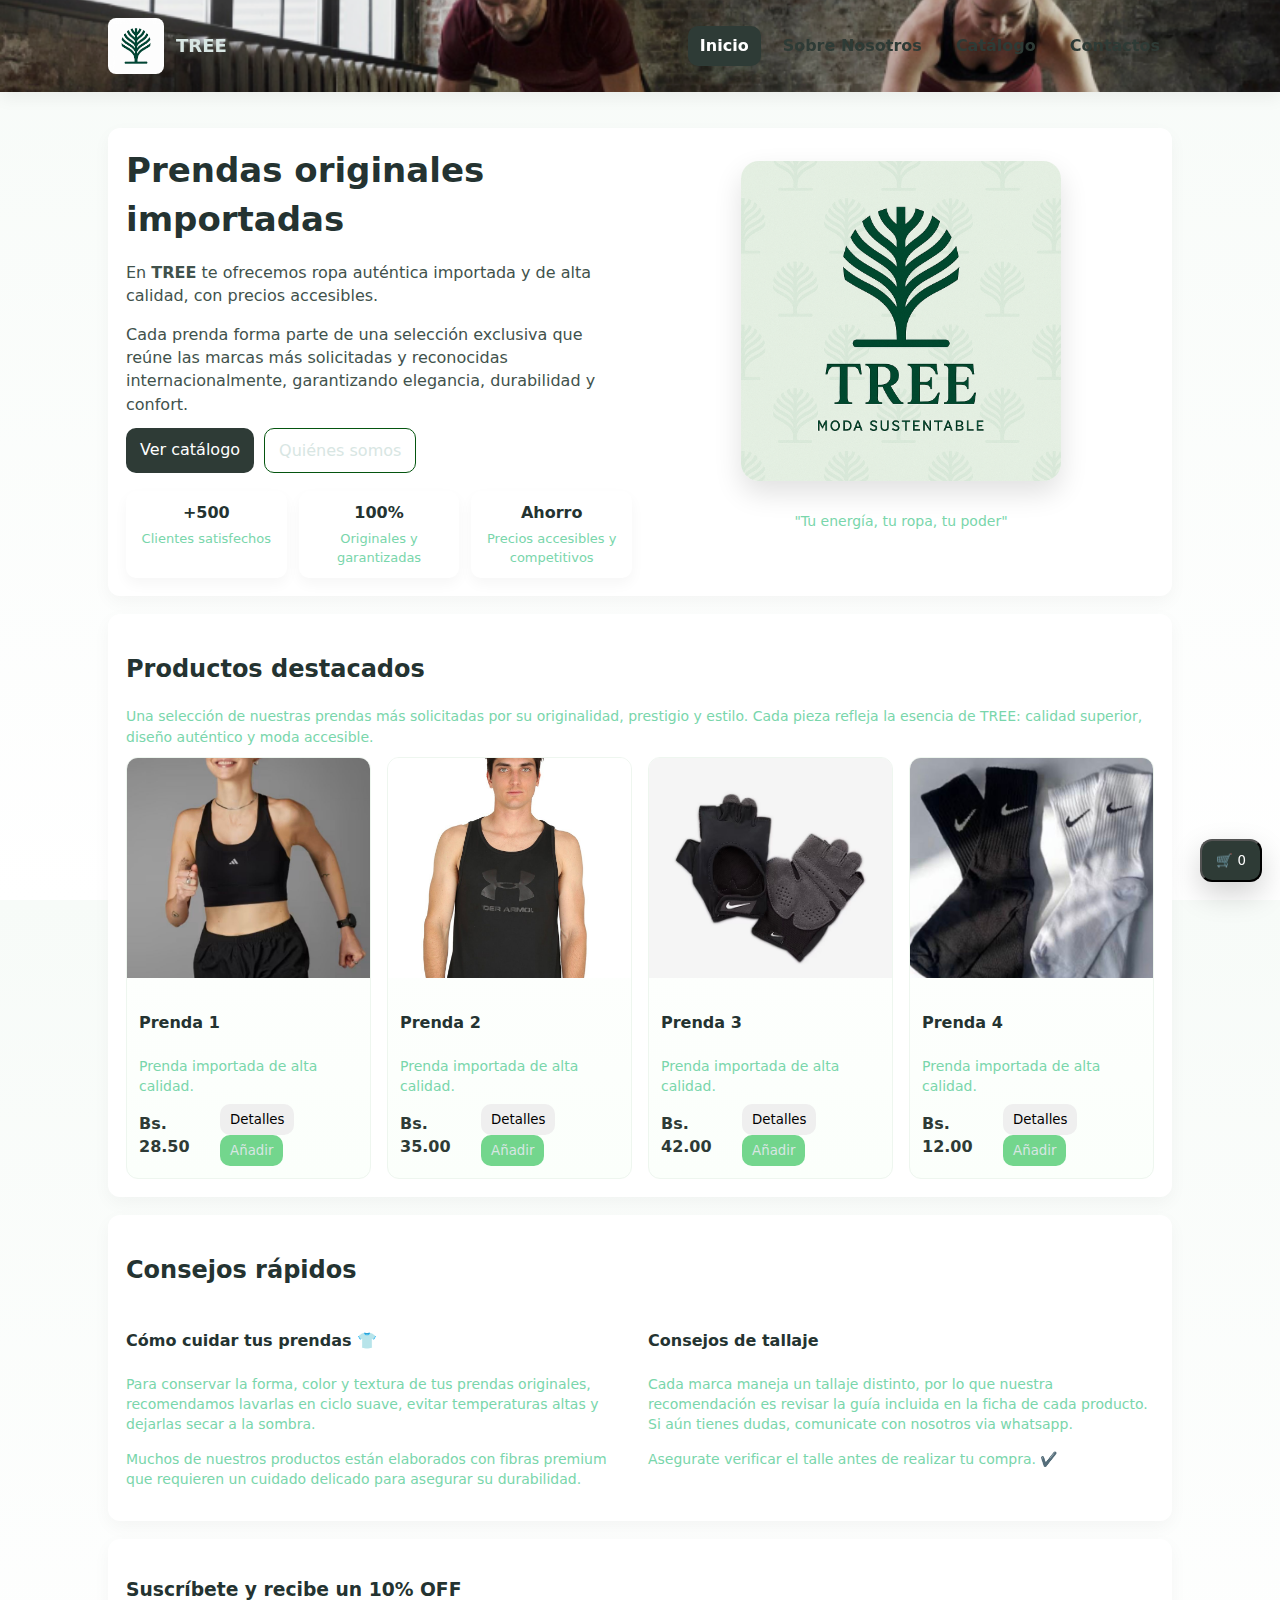
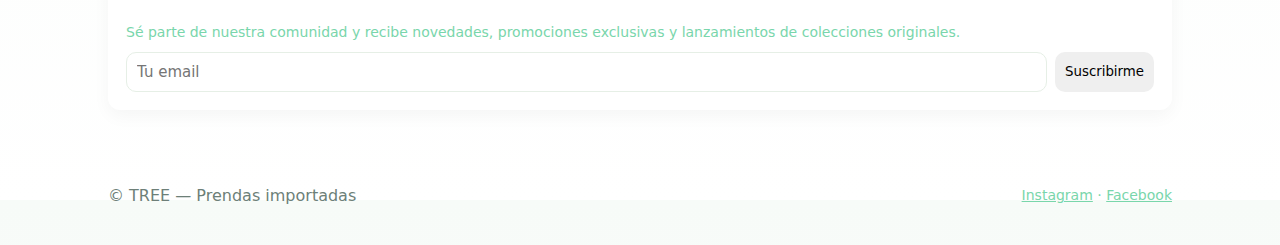
<file: index.html>
<!doctype html> <!-- Declara el tipo de documento HTML5 -->
<html lang="es"> <!-- Define que el idioma principal de la página es español -->
<head> <!-- Inicio del encabezado del documento -->
  <meta charset="utf-8" /> <!-- Configura la codificación de caracteres en UTF-8 -->
  <meta name="viewport" content="width=device-width,initial-scale=1" /> <!-- Ajusta la página para que sea responsive en móviles -->
  <title>TREE — Inicio</title> <!-- Título que se muestra en la pestaña del navegador -->
  <link rel="stylesheet" href="style.css"> <!-- Importa el archivo CSS principal -->
</head>
<body> <!-- Inicio del cuerpo de la página -->

  <header class="site-header header-bg"> <!-- Encabezado de la página con fondo personalizado -->
    <div class="nav container"> <!-- Contenedor principal del menú de navegación -->
      <a class="brand" href="index.html"> <!-- Logo y nombre que llevan al inicio -->
        <img src="logo.jpeg" alt="TREE logo"> <!-- Imagen del logo -->
        <span>TREE</span> <!-- Texto del nombre de la marca -->
      </a>

      <button id="navToggle" class="nav-toggle" aria-label="Abrir menú">☰</button> <!-- Botón para abrir/cerrar menú en móviles -->

      <nav id="mainNav" class="main-nav" aria-label="Menú principal"> <!-- Menú principal de navegación -->
        <a href="index.html" class="active">Inicio</a> <!-- Enlace a la página de inicio -->
        <a href="SobreNosotros.html">Sobre Nosotros</a> <!-- Enlace a la sección de información -->
        <a href="catalogo.html">Catálogo</a> <!-- Enlace al catálogo de productos -->
        <a href="contacto.html">Contactos</a> <!-- Enlace a la página de contacto -->
      </nav>
    </div>
  </header>

  <main class="container"> <!-- Contenedor principal del contenido de la página -->
    <section class="hero card hero-landing"> <!-- Sección principal tipo hero -->
      <div class="hero-left"> <!-- Columna izquierda del hero -->
        <h1>Prendas originales importadas</h1> <!-- Título principal del hero -->

        <p class="lead"> <!-- Texto introductorio destacado -->
          En <strong>TREE</strong> te ofrecemos ropa auténtica importada y de alta calidad,
          con precios accesibles.
        </p>
        <p class="lead"> <!-- Segundo párrafo informativo -->
          Cada prenda forma parte de una selección exclusiva que reúne las marcas más solicitadas y 
          reconocidas internacionalmente, garantizando elegancia, durabilidad y confort.
        </p>

        <div class="cta-row"> <!-- Contenedor de botones de acción -->
          <a class="cta" href="catalogo.html">Ver catálogo</a> <!-- Botón para ir al catálogo -->
          <a class="cta alt" href="SobreNosotros.html">Quiénes somos</a> <!-- Botón alternativo informativo -->
        </div>

        <div class="stats"> <!-- Bloque de estadísticas informativas -->
          <div><strong>+500</strong><span>Clientes satisfechos</span></div> <!-- Estadística 1 -->
          <div><strong>100%</strong><span>Originales y garantizadas</span></div> <!-- Estadística 2 -->
          <div><strong>Ahorro</strong><span>Precios accesibles y competitivos</span></div> <!-- Estadística 3 -->
        </div>
      </div>

      <div class="hero-right"> <!-- Columna derecha del hero -->
        <img src="po.png" alt="Paleta TREE"> <!-- Imagen decorativa principal -->

        <p class="small" style="max-width:300px;text-align:center;margin-top:12px;"> <!-- Frase motivacional -->
          "Tu energía, tu ropa, tu poder"
        </p>

        <div class="featured-swatch" aria-hidden="true"> <!-- Paleta de colores decorativa -->
          <div class="swatch" style="background:#123b33"></div> <!-- Color 1 -->
          <div class="swatch" style="background:#4a5d56"></div> <!-- Color 2 -->
          <div class="swatch" style="background:#a8c8b0"></div> <!-- Color 3 -->
          <div class="swatch" style="background:#cfe6d2"></div> <!-- Color 4 -->
        </div>
      </div>
    </section>

    <section class="card"> <!-- Sección de productos destacados -->
      <h2>Productos destacados</h2> <!-- Título de la sección -->
      <p class="small" style="margin-bottom:10px;"> <!-- Texto introductorio -->
        Una selección de nuestras prendas más solicitadas por su originalidad, prestigio y estilo. 
        Cada pieza refleja la esencia de TREE: calidad superior, diseño auténtico y moda accesible.
      </p>
      <div id="featured" class="grid featured-grid" aria-live="polite"></div> <!-- Contenedor donde JS insertará productos -->
    </section>

    <section class="card"> <!-- Sección de consejos -->
      <h2>Consejos rápidos</h2> <!-- Título de sección -->
      <div class="two-cols"> <!-- Contenedor de dos columnas -->

        <article> <!-- Primer artículo de consejos -->
          <h4>Cómo cuidar tus prendas 👕 </h4> <!-- Título del artículo -->
          <p class="small"> <!-- Texto explicativo -->
            Para conservar la forma, color y textura de tus prendas originales, recomendamos lavarlas en ciclo suave, 
            evitar temperaturas altas y dejarlas secar a la sombra. 
          </p>

          <p class="small"> <!-- Segundo párrafo explicativo -->
            Muchos de nuestros productos están elaborados con fibras premium que requieren un cuidado delicado para asegurar su durabilidad.
          </p>
        </article>

        <article> <!-- Segundo artículo de consejos -->
          <h4>Consejos de tallaje</h4> <!-- Título del artículo -->
          <p class="small"> <!-- Texto explicativo -->
            Cada marca maneja un tallaje distinto, por lo que nuestra recomendación es revisar la guía incluida en la ficha
            de cada producto. Si aún tienes dudas, comunicate con nosotros via whatsapp.
          </p>
          <p class="small"> <!-- Recomendación final -->
            Asegurate verificar el talle antes de realizar tu compra. ✔️
          </p>
        </article>

      </div>
    </section>

    <section class="card newsletter"> <!-- Sección de newsletter -->
      <h3>Suscríbete y recibe un 10% OFF</h3> <!-- Título promocional -->

      <p class="small" style="margin-bottom:10px;"> <!-- Texto descriptivo -->
        Sé parte de nuestra comunidad y recibe novedades, promociones exclusivas y lanzamientos
        de colecciones originales.
      </p>

      <form id="newsletterForm" class="newsletter-form"> <!-- Formulario de suscripción -->
        <input id="newsletterEmail" type="email" placeholder="Tu email" required> <!-- Campo de email -->
        <button class="btn" type="submit">Suscribirme</button> <!-- Botón para enviar el formulario -->
      </form>

      <div id="newsletterMsg" class="small muted" aria-live="polite"></div> <!-- Mensajes de respuesta del formulario -->
    </section>
  </main>

  <!--MODAL COMPLETO-->
  <div id="productModal" class="modal" style="display:none" aria-hidden="true"> <!-- Modal oculto para ver detalles de productos -->
    <div class="modal-inner" role="dialog" aria-modal="true"> <!-- Contenedor del contenido del modal -->
      <button class="modal-close" onclick="closeModal()" aria-label="Cerrar">✕</button> <!-- Botón para cerrar el modal -->
      <div id="modalContent"></div> <!-- Aquí se cargan los datos del producto seleccionado -->
    </div>
  </div>

  <footer class="site-footer"> <!-- Pie de página -->
    <div class="container footer-row"> <!-- Contenedor principal del footer -->
      <div>© TREE — Prendas importadas</div> <!-- Texto de derechos -->
      <div class="socials small"><a href="#">Instagram</a> · <a href="#">Facebook</a></div> <!-- Enlaces a redes -->
    </div>
  </footer>

  <button class="cart-btn" onclick="toggleCart()" aria-label="Abrir carrito"> <!-- Botón flotante del carrito -->
    🛒 <span id="cart-count">0</span> <!-- Cantidad de productos en el carrito -->
  </button>

  <div id="cartPanel" class="cart-panel" style="display:none" aria-live="polite"></div> <!-- Panel lateral del carrito -->

  <script src="app.js"></script> <!-- Archivo JS principal de la página -->
</body>
</html>
</file>
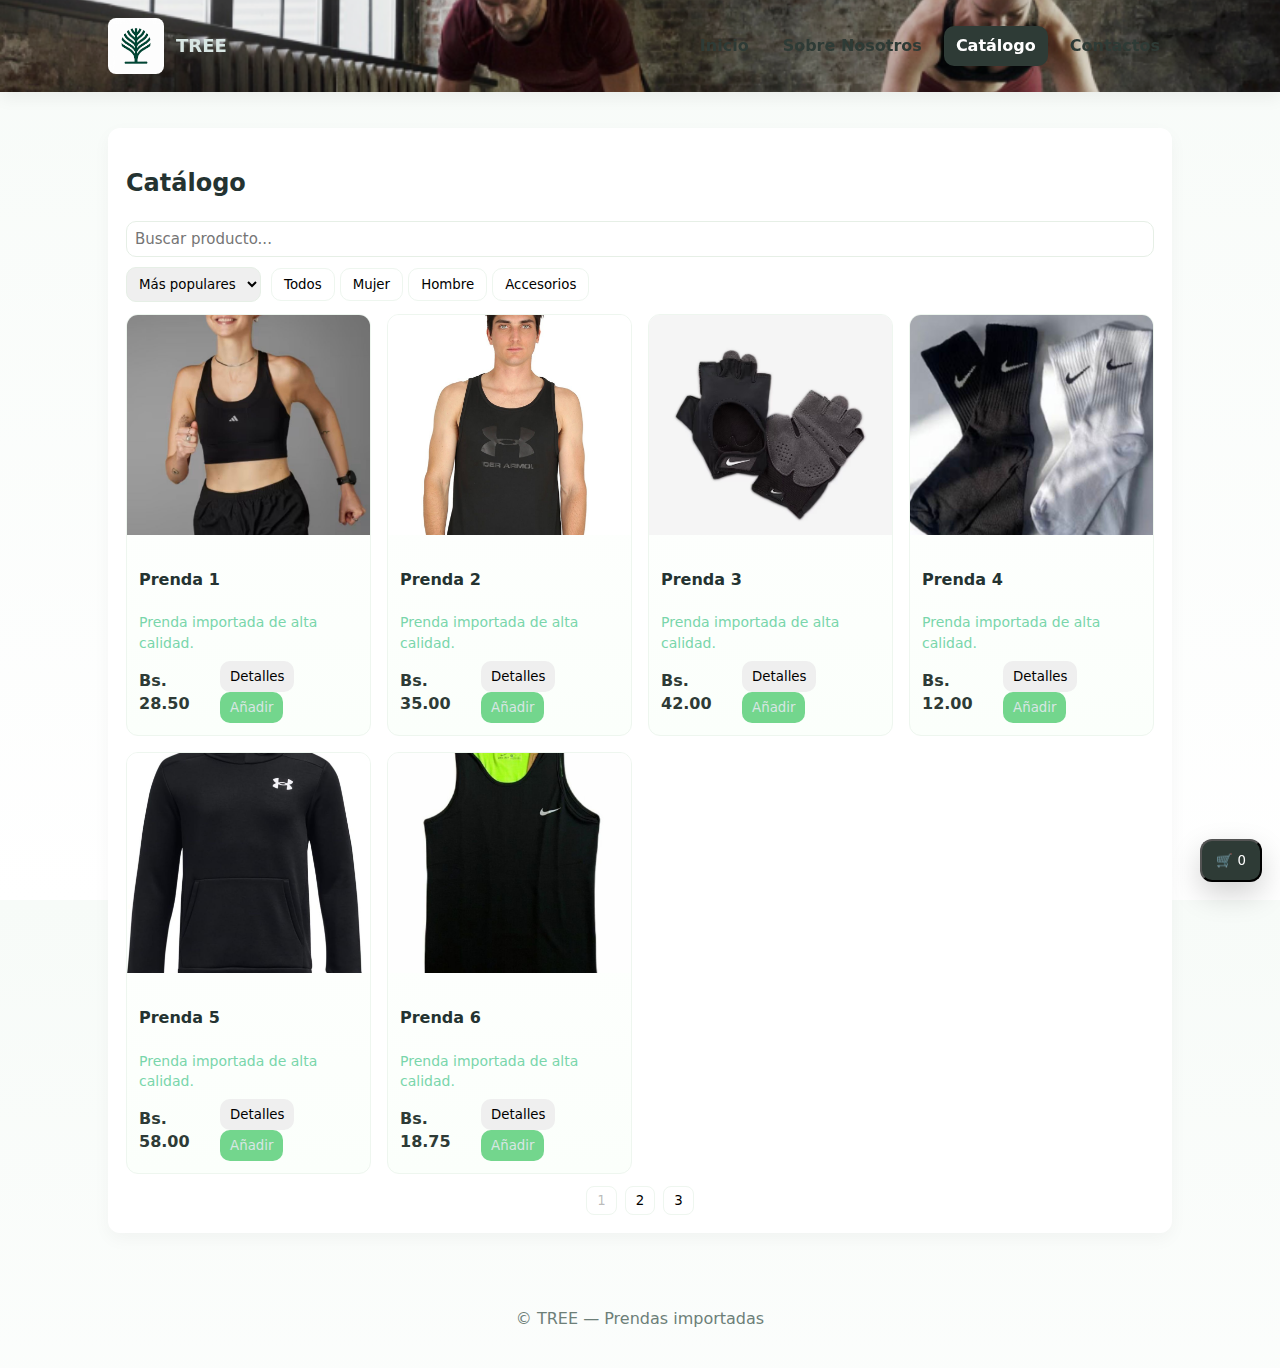
<file: catalogo.html>
<!doctype html> <!-- Declara el documento como HTML5 -->
<html lang="es"> <!-- Idioma principal del sitio en español -->
<head> <!-- Inicio del encabezado -->
  <meta charset="utf-8"> <!-- Define codificación UTF-8 -->
  <meta name="viewport" content="width=device-width, initial-scale=1"> <!-- Escala en móviles -->
  <title>TREE — Catálogo</title> <!-- Título de la pestaña -->
  <link rel="stylesheet" href="style.css"> <!-- Vincula el CSS principal -->
</head>
<body> <!-- Inicio del cuerpo -->

<header class="site-header header-bg"> <!-- Encabezado con fondo personalizado -->
  <div class="nav container"> <!-- Contenedor del menú -->
    <a class="brand" href="index.html"> <!-- Enlace al inicio con marca -->
      <img src="logo.jpeg" alt="TREE logo"> <!-- Logo principal -->
      <span>TREE</span> <!-- Nombre de la marca -->
    </a>
    <button id="navToggle" class="nav-toggle" aria-label="Abrir menú">☰</button> <!-- Botón menú móvil -->
    <nav id="mainNav" class="main-nav" aria-label="Menú principal"> <!-- Navegación principal -->
      <a href="index.html">Inicio</a> <!-- Enlace: inicio -->
      <a href="SobreNosotros.html">Sobre Nosotros</a> <!-- Enlace: información -->
      <a class="active" href="catalogo.html">Catálogo</a> <!-- Enlace activo -->
      <a href="contacto.html">Contactos</a> <!-- Enlace: contacto -->
    </nav>
  </div>
</header>

<main class="container"> <!-- Contenedor principal -->
  <section class="card"> <!-- Tarjeta de contenido -->
    <h2>Catálogo</h2> <!-- Título de la sección -->

    <div class="catalog-controls"> <!-- Controles de búsqueda y filtros -->
      <input id="search" placeholder="Buscar producto..." aria-label="Buscar productos" /> <!-- Barra de búsqueda -->
      <select id="sort" onchange="applySort(this.value)" aria-label="Ordenar"> <!-- Selector de ordenamiento -->
        <option value="popular">Más populares</option> <!-- Orden por popularidad -->
        <option value="price-asc">Precio ↑</option> <!-- Orden precio ascendente -->
        <option value="price-desc">Precio ↓</option> <!-- Orden precio descendente -->
        <option value="new">Novedades</option> <!-- Orden por nuevos -->
      </select>
      <div class="filters" aria-hidden="true"> <!-- Filtros por categoría -->
        <button onclick="filterCategory('all')">Todos</button> <!-- Mostrar todos -->
        <button onclick="filterCategory('women')">Mujer</button> <!-- Filtrar mujeres -->
        <button onclick="filterCategory('men')">Hombre</button> <!-- Filtrar hombres -->
        <button onclick="filterCategory('accessories')">Accesorios</button> <!-- Filtrar accesorios -->
      </div>
    </div>

    <div id="products" class="grid" aria-live="polite"></div> <!-- Contenedor dinámico de productos -->
    <div id="pagination" class="pagination"></div> <!-- Contenedor de paginación -->
  </section>
</main>

<!-- Modal producto -->
<div id="productModal" class="modal" style="display:none" aria-hidden="true"> <!-- Modal oculto -->
  <div class="modal-inner" role="dialog" aria-modal="true"> <!-- Contenido del modal -->
    <button class="modal-close" onclick="closeModal()" aria-label="Cerrar">✕</button> <!-- Botón cerrar -->
    <div id="modalContent"></div> <!-- Datos del producto seleccionado -->
  </div>
</div>

<footer class="site-footer"><div class="container">© TREE — Prendas importadas</div></footer> <!-- Pie de página -->

<button class="cart-btn" onclick="toggleCart()">🛒 <span id="cart-count">0</span></button> <!-- Botón carrito flotante -->
<div id="cartPanel" class="cart-panel" style="display:none"></div> <!-- Panel lateral del carrito -->

<script src="app.js"></script> <!-- Script principal -->
</body>
</html>
</file>
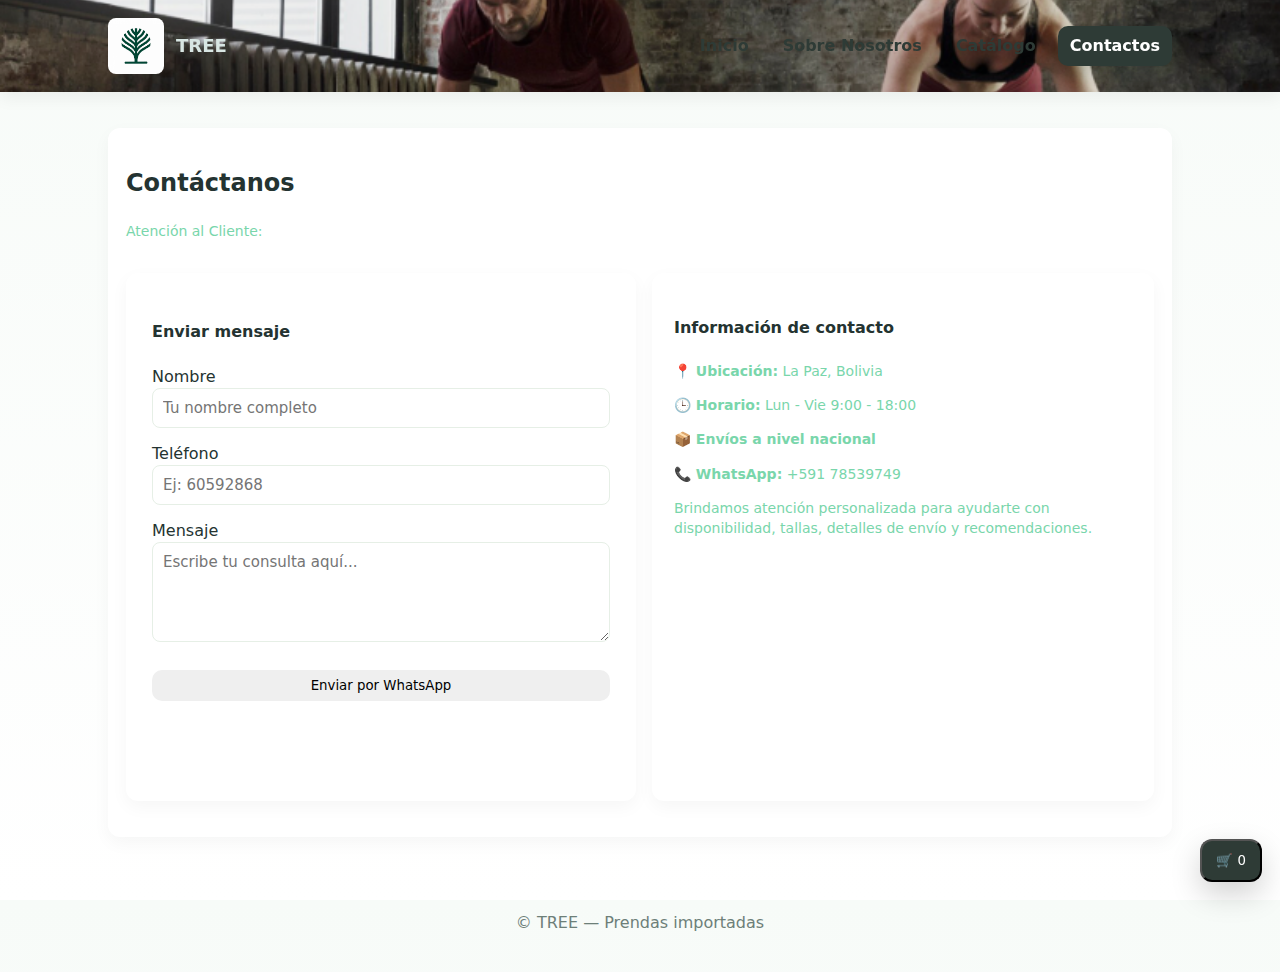
<file: contacto.html>
<!doctype html> <!-- Declara documento HTML5 -->
<html lang="es"> <!-- Idioma español -->
<head>
  <meta charset="utf-8"> <!-- Codificación UTF-8 -->
  <meta name="viewport" content="width=device-width, initial-scale=1"> <!-- Diseño responsive -->
  <title>TREE — Contacto</title> <!-- Título de la pestaña -->
  <link rel="stylesheet" href="style.css"> <!-- Vincula el CSS -->
</head>
<body> <!-- Inicio del cuerpo -->

<header class="site-header header-bg"> <!-- Encabezado con fondo -->
  <div class="nav container"> <!-- Contenedor principal del menú -->
    <a class="brand" href="index.html"> <!-- Logo + enlace al inicio -->
      <img src="logo.jpeg" alt="TREE logo"> <!-- Logo -->
      <span>TREE</span> <!-- Nombre de marca -->
    </a>
    <button id="navToggle" class="nav-toggle" aria-label="Abrir menú">☰</button> <!-- Menú móvil -->
    <nav id="mainNav" class="main-nav" aria-label="Menú principal"> <!-- Navegación -->
      <a href="index.html">Inicio</a>
      <a href="SobreNosotros.html">Sobre Nosotros</a>
      <a href="catalogo.html">Catálogo</a>
      <a class="active" href="contacto.html">Contactos</a>
    </nav>
  </div>
</header>

<main class="container"> <!-- Contenedor principal -->
  <section class="card"> <!-- Tarjeta del contenido -->
    <h2>Contáctanos</h2> <!-- Título -->
    <p class="small">Atención al Cliente:</p> <!-- Subtítulo -->

    <div class="two-cols"> <!-- Dos columnas -->

      <!-- FORMULARIO PROFESIONAL -->
      <div class="card" style="padding:26px;"> <!-- Tarjeta del formulario -->
        <h4>Enviar mensaje</h4> <!-- Subtítulo -->

        <form id="contactForm" aria-label="Formulario de contacto"> <!-- Formulario -->
          <div style="display:flex; flex-direction:column; gap:14px;"> <!-- Contenedor vertical -->

            <div class="form-group"> <!-- Campo nombre -->
              <label for="name">Nombre</label> <!-- Etiqueta -->
              <input id="name" placeholder="Tu nombre completo" required> <!-- Input nombre -->
            </div>

            <div class="form-group"> <!-- Campo teléfono -->
              <label for="phone">Teléfono</label> <!-- Etiqueta -->
              <input id="phone" placeholder="Ej: 60592868" required> <!-- Input teléfono -->
            </div>

            <div class="form-group"> <!-- Campo mensaje -->
              <label for="message">Mensaje</label> <!-- Etiqueta -->
              <textarea id="message" placeholder="Escribe tu consulta aquí..." required></textarea> <!-- Texto -->
            </div>

            <button class="btn contact-btn" type="submit" style="margin-top:8px;"> <!-- Botón enviar -->
              Enviar por WhatsApp
            </button>

          </div>
        </form>
      </div>

      <!-- INFORMACIÓN + MAPA -->
      <div class="card" style="padding:22px;"> <!-- Tarjeta de información -->

        <h4>Información de contacto</h4> <!-- Título -->

        <p class="small"><strong>📍 Ubicación:</strong> La Paz, Bolivia</p> <!-- Ubicación -->
        <p class="small"><strong>🕒 Horario:</strong> Lun - Vie 9:00 - 18:00</p> <!-- Horario -->
        <p class="small"><strong>📦 Envíos a nivel nacional</strong></p> <!-- Envíos -->
        <p class="small"><strong>📞 WhatsApp:</strong> +591 78539749</p> <!-- Teléfono -->

        <p class="small"> <!-- Información adicional -->
          Brindamos atención personalizada para ayudarte con disponibilidad,
          tallas, detalles de envío y recomendaciones.
        </p>

        <!-- MAPA -->
        <div class="contact-map" style="margin-top:10px; border-radius:12px; overflow:hidden;"> <!-- Contenedor mapa -->
          <iframe 
            width="100%" 
            height="220"
            style="border:0;"
            loading="lazy"
            allowfullscreen
            referrerpolicy="no-referrer-when-downgrade"
            src="https://www.google.com/maps/embed?pb=!1m18!1m12!1m3!1d3831.8209603734587!2d-68.12151492475529!3d-16.48968984239748!2m3!1f0!2f0!3f0!3m2!1i1024!2i768!4f13.1!3m3!1m2!1s0x915edfcd0ae4a3ad%3A0x3ce437a3ce4bf5b!2sCentro%20de%20La%20Paz!5e0!3m2!1ses!2sbo!4v1700001111111">
          </iframe> <!-- Mapa embebido -->
        </div>

      </div>

    </div>
  </section>
</main>

<footer class="site-footer"> <!-- Pie de página -->
  <div class="container">© TREE — Prendas importadas</div> <!-- Texto legal -->
</footer>

<button class="cart-btn" onclick="toggleCart()">🛒 <span id="cart-count">0</span></button> <!-- Botón carrito -->
<div id="cartPanel" class="cart-panel" style="display:none"></div> <!-- Panel carrito -->

<script src="app.js"></script> <!-- Script principal -->
</body>
</html>
</file>
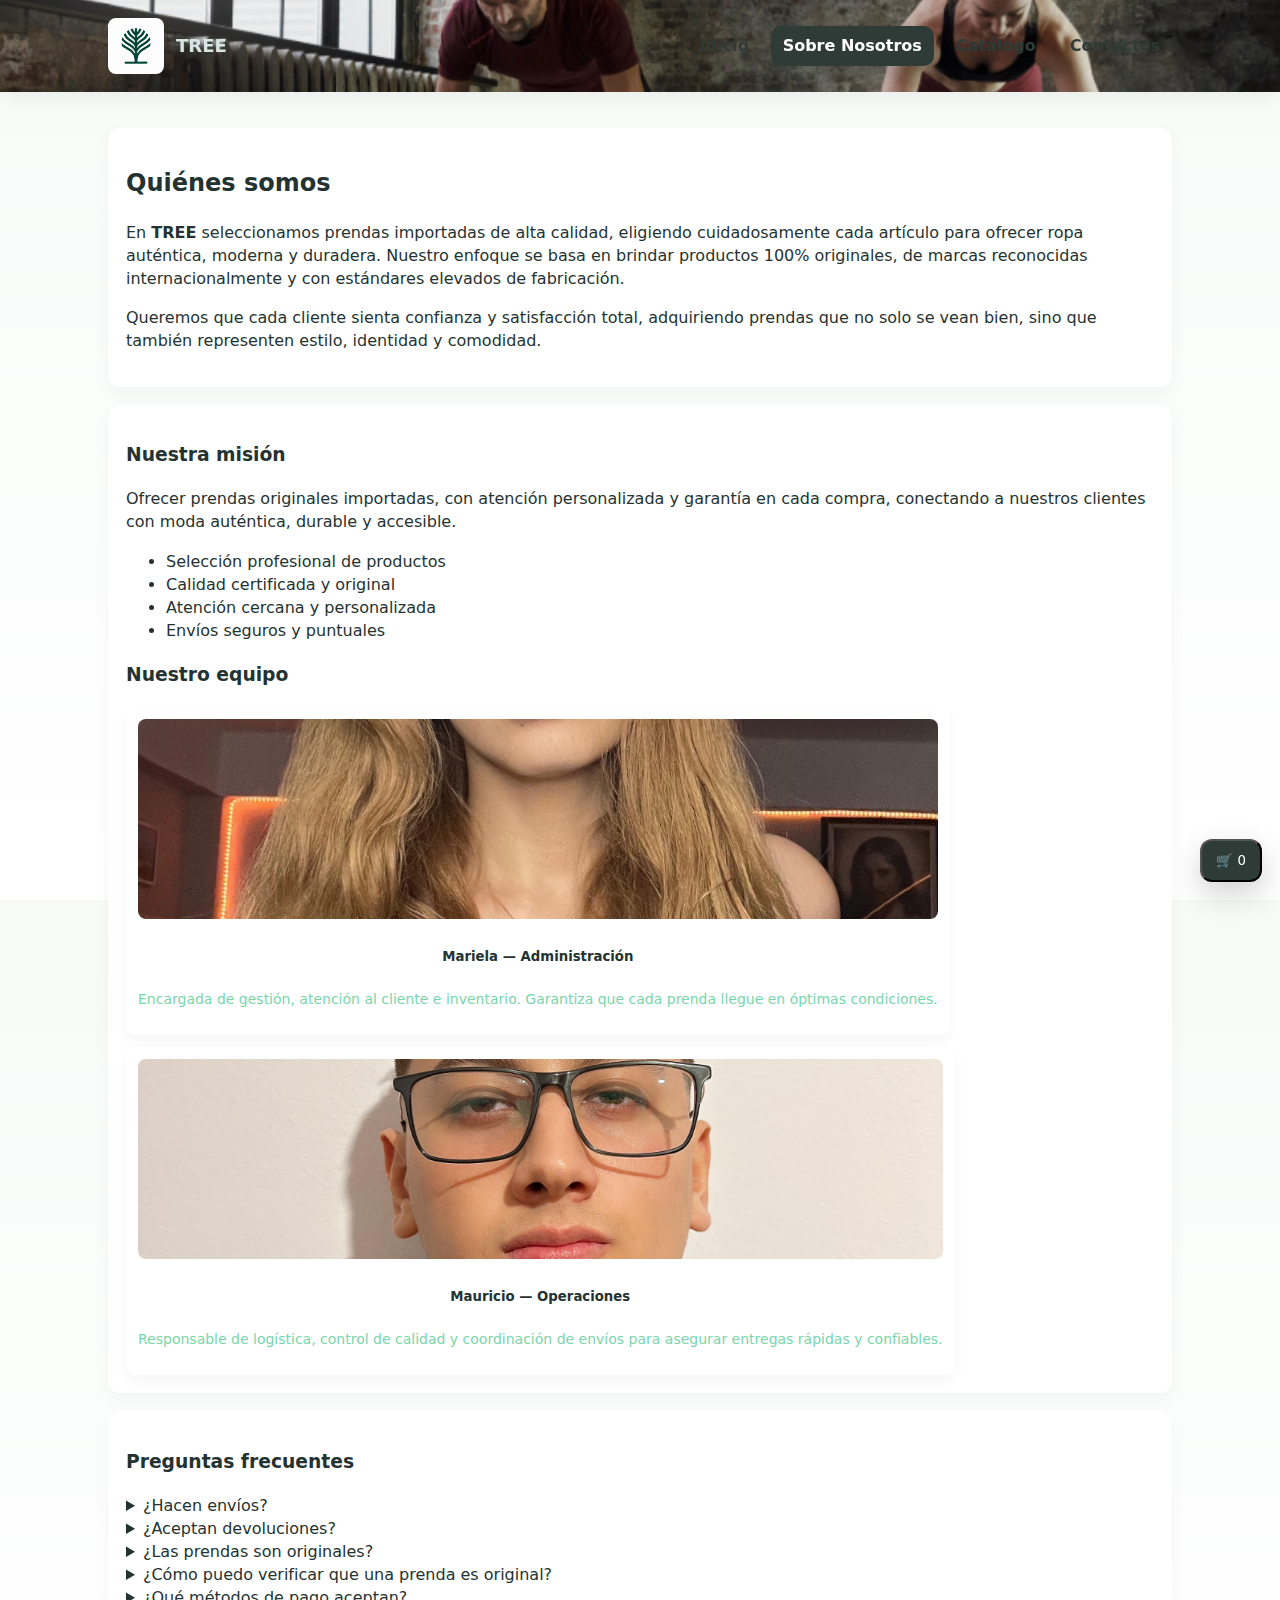
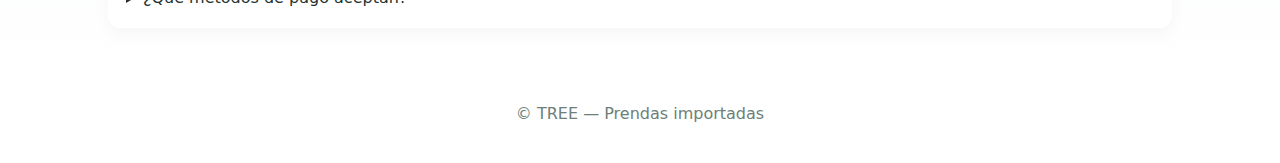
<file: SobreNosotros.html>
<!doctype html>
<html lang="es">
<head>
  <meta charset="utf-8" />
  <meta name="viewport" content="width=device-width,initial-scale=1" />
  <title>TREE — Sobre Nosotros</title>
  <link rel="stylesheet" href="style.css">
</head>
<body>

<header class="site-header header-bg">
  <div class="nav container">
    <a class="brand" href="index.html">
      <img src="logo.jpeg" alt="TREE logo">
      <span>TREE</span>
    </a>
    <button id="navToggle" class="nav-toggle" aria-label="Abrir menú">☰</button>
    <nav id="mainNav" class="main-nav" aria-label="Menú principal">
      <a href="index.html">Inicio</a>
      <a class="active" href="SobreNosotros.html">Sobre Nosotros</a>
      <a href="catalogo.html">Catálogo</a>
      <a href="contacto.html">Contactos</a>
    </nav>
  </div>
</header>

<main class="container sobre-nosotros-anim">

  <!-- QUIÉNES SOMOS -->
  <section class="card">
    <h2 class="sn-title">Quiénes somos</h2>

    <p class="sn-text">
      En <strong>TREE</strong> seleccionamos prendas importadas de alta calidad,
      eligiendo cuidadosamente cada artículo para ofrecer ropa auténtica,
      moderna y duradera. Nuestro enfoque se basa en brindar productos 100% originales,
      de marcas reconocidas internacionalmente y con estándares elevados de fabricación.
    </p>

    <p class="sn-text">
      Queremos que cada cliente sienta confianza y satisfacción total,
      adquiriendo prendas que no solo se vean bien, sino que también
      representen estilo, identidad y comodidad.
    </p>
  </section>

  <!-- MISIÓN + EQUIPO -->
  <section class="card">
    
    <!-- MISIÓN -->
    <h3 class="sn-subtitle">Nuestra misión</h3>
    <p class="sn-text">
      Ofrecer prendas originales importadas, con atención personalizada
      y garantía en cada compra, conectando a nuestros clientes con moda auténtica,
      durable y accesible.
    </p>

    <ul class="sn-list">
      <li>Selección profesional de productos</li>
      <li>Calidad certificada y original</li>
      <li>Atención cercana y personalizada</li>
      <li>Envíos seguros y puntuales</li>
    </ul>

    <!-- EQUIPO -->
    <h3 class="sn-subtitle">Nuestro equipo</h3>

    <div class="team-grid">
      <div class="team-member">
        <img src="mariela.jpg" alt="Mariela">
        <h5>Mariela — Administración</h5>
        <p class="small">
          Encargada de gestión, atención al cliente e inventario. 
          Garantiza que cada prenda llegue en óptimas condiciones.
        </p>
      </div>

      <div class="team-member">
        <img src="Mauricio.jpg" alt="Mauricio">
        <h5>Mauricio — Operaciones</h5>
        <p class="small">
          Responsable de logística, control de calidad y coordinación de envíos
          para asegurar entregas rápidas y confiables.
        </p>
      </div>
    </div>

  </section>

  <!-- PREGUNTAS FRECUENTES -->
  <section class="card">
    <h3 class="sn-subtitle">Preguntas frecuentes</h3>

    <details class="sn-details">
      <summary>¿Hacen envíos?</summary>
      <p class="small">Sí, realizamos envíos dentro del país. Coordinamos tiempos y costos por WhatsApp.</p>
    </details>

    <details class="sn-details">
      <summary>¿Aceptan devoluciones?</summary>
      <p class="small">Sí, dentro de los primeros 14 días siempre que la prenda esté en condiciones originales.</p>
    </details>

    <details class="sn-details">
      <summary>¿Las prendas son originales?</summary>
      <p class="small">Todas nuestras prendas son 100% originales, importadas y seleccionadas por calidad.</p>
    </details>
    
    <details class="sn-details">
      <summary>¿Cómo puedo verificar que una prenda es original?</summary>
      <p class="small">
        Todas nuestras prendas cuentan con etiquetas, detalles y acabados propios de productos originales.
        Si lo deseas, podemos enviarte fotos o videos adicionales antes de tu compra.
      </p>
    </details>

    <details class="sn-details">
      <summary>¿Qué métodos de pago aceptan?</summary>
      <p class="small">
        Aceptamos transferencias, QR y pago contra entrega en algunas zonas. 
        Coordinamos todo el proceso de forma rápida por WhatsApp.
      </p>
    </details>

  </section>

</main>

<footer class="site-footer">
  <div class="container">© TREE — Prendas importadas</div>
</footer>

<button class="cart-btn" onclick="toggleCart()">🛒 <span id="cart-count">0</span></button>
<div id="cartPanel" class="cart-panel" style="display:none"></div>

<script src="app.js"></script>
</body>
</html>
</file>
<file: style.css>
:root{
  --green-1:#d8e6e3;
  --green-2:#2e3b36;
  --green-3:#73d68d;
  --green-4:#04550f;
  --accent:var(--green-2);
  --max-width:1100px;
  --card-radius:12px;
  --gap:16px;
  --muted:#79d6ab;
}
*{box-sizing:border-box;font-family:Inter, system-ui, -apple-system, 'Segoe UI', Roboto, Arial}
html,body{height:100%}
body{margin:0;background:linear-gradient(180deg,#f7fbf8,#ffffff);color:#243331;line-height:1.45;-webkit-font-smoothing:antialiased}
.container{max-width:var(--max-width);margin:0 auto;padding:18px}
a{color:inherit}

/* HERO RIGHT IMAGE FIX */
.hero-right img {
  width: 320px;     
  max-width: 100%;   /* que no se pase en móvil */
  height: auto;
  display: block;
  margin: 0 auto;
  border-radius: 18px;
  box-shadow: 0 12px 28px rgba(0,0,0,0.12);
}

/* Para que la derecha no ocupe demasiado espacio */
.hero-right {
  flex: 1;
  display: flex;
  flex-direction: column;
  align-items: center;
  justify-content: center;
  gap: 20px;
}

/* Evitar que toda la sección crezca demasiado */
.hero-landing {
  display: flex;
  align-items: center;
  justify-content: space-between;
  gap: 40px;
  padding: 40px 30px;
}

/* HEADER / NAV */
.site-header{
  position:sticky;top:0;z-index:60;
  backdrop-filter: blur(6px);
  background: rgba(255,255,255,0.82);
  box-shadow: 0 6px 16px rgba(0,0,0,0.06);
}
.nav{display:flex;align-items:center;justify-content:space-between;gap:12px}
.brand{display:flex;align-items:center;gap:12px;text-decoration:none;color:inherit}
.brand img{width:56px;height:56px;border-radius:8px;object-fit:cover}
.brand span{font-weight:700;color:var(--green-1);font-size:18px}
.main-nav{display:flex;gap:10px;align-items:center}
.main-nav a{padding:8px 12px;border-radius:10px;color:var(--green-2);text-decoration:none;font-weight:600}
.main-nav a:hover{background:var(--green-4);color:var(--green-1)}
.main-nav a.active{background:var(--green-2);color:white;box-shadow:0 6px 18px rgba(18,59,51,0.14)}
.nav-toggle{display:none;background:transparent;border:none;font-size:20px;padding:6px;cursor:pointer;color:var(--green-2)}

/* HERO */
.hero{display:flex;gap:var(--gap);align-items:center;padding:28px 18px}
.hero-left{flex:1}
.hero-right{width:320px;display:flex;flex-direction:column;align-items:center;gap:18px}
.hero-landing h1{font-size:34px;margin:0 0 10px}
.lead{color:#41524c;margin-bottom:12px}
.cta-row{display:flex;gap:10px;margin-bottom:16px}
.cta{display:inline-block;padding:10px 14px;border-radius:10px;background:var(--accent);color:white;text-decoration:none}
.cta.alt{background:transparent;border:1px solid var(--green-4);color:var(--green-1)}
.stats{display:flex;gap:12px;margin-top:18px}
.stats div{background:#fff;border-radius:10px;padding:10px;box-shadow:0 6px 14px rgba(0,0,0,0.04);text-align:center;flex:1}
.stats span{display:block;color:var(--muted);font-size:13px;margin-top:6px}

/* CARDS & LAYOUT */
.card{background:white;border-radius:var(--card-radius);padding:18px;margin:18px 0;box-shadow:0 6px 18px rgba(0,0,0,0.04)}
.two-cols{display:flex;gap:var(--gap)}
.two-cols > *{flex:1}
.small{font-size:14px;color:var(--muted)}
.muted{color:#829289}

/* GRID / PRODUCTS */
.grid{display:grid;grid-template-columns:repeat(auto-fill,minmax(220px,1fr));gap:16px}
.featured-grid{grid-template-columns:repeat(auto-fit,minmax(200px,1fr))}
.product{border-radius:12px;overflow:hidden;border:1px solid #eef6ef;background:linear-gradient(180deg,#fff,#fbfffb);display:flex;flex-direction:column}
.product img{width:100%;height:220px;object-fit:cover}
.product .meta{padding:12px}
.price{font-weight:800;color:var(--green-2)}
.btn{padding:8px 10px;border-radius:10px;border:none;cursor:pointer}
.btn.add{background:var(--green-3);color:var(--green-1)}

/* catalog controls */
.catalog-controls{display:flex;flex-wrap:wrap;align-items:center;gap:10px;margin-bottom:12px}
.catalog-controls input[type="search"], #search{padding:8px;border-radius:10px;border:1px solid #e6efe6;min-width:220px}
.catalog-controls select{padding:8px;border-radius:10px;border:1px solid #e6efe6}
.filters button{padding:8px 12px;border-radius:10px;border:1px solid #eef6ef;background:transparent;cursor:pointer}

/* modal */
.modal{position:fixed;inset:0;background:rgba(0,0,0,0.45);display:flex;align-items:center;justify-content:center;z-index:120}
.modal-inner{position:relative;background:white;border-radius:12px;padding:18px;max-width:760px;width:95%;box-shadow:0 20px 50px rgba(0,0,0,0.3)}
.modal-close{position:absolute;right:12px;top:8px;border:none;background:transparent;font-size:18px;cursor:pointer}

/* team */
.team-grid{display:flex;gap:12px;flex-wrap:wrap}
.team-member{background:#fff;border-radius:10px;padding:12px;text-align:center;box-shadow:0 6px 14px rgba(0,0,0,0.04)}
.team-member img{width:100%;height:200px;object-fit:cover;border-radius:8px}

/* newsletter */
.newsletter-form{display:flex;gap:8px}
.newsletter-form input{flex:1;padding:10px;border-radius:10px;border:1px solid #e6efe6}

/* cart */
.cart-btn{position:fixed;right:18px;bottom:18px;background:var(--accent);color:white;padding:12px 14px;border-radius:12px;box-shadow:0 12px 30px rgba(0,0,0,0.18);z-index:40}
.cart-panel{position:fixed;right:18px;bottom:70px;width:360px;max-height:75vh;background:white;border-radius:12px;padding:12px;box-shadow:0 18px 40px rgba(0,0,0,0.18);overflow:auto;z-index:45}
.cart-item{display:flex;gap:10px;align-items:center;padding:8px 0;border-bottom:1px solid #f0f4f0}
.cart-item img{width:56px;height:56px;object-fit:cover;border-radius:8px}
.total-row{display:flex;justify-content:space-between;padding-top:12px;font-weight:800}
.pagination{display:flex;gap:8px;justify-content:center;margin-top:12px}
.pagination button{padding:6px 10px;border-radius:8px;border:1px solid #eef6ef;background:white}

/* footer */
.site-footer{padding:20px 0;text-align:center;color:#6d7f78}
.footer-row{display:flex;justify-content:space-between;align-items:center;gap:16px}

/* responsive */
@media(max-width:880px){
  .main-nav{display:none;position:absolute;right:18px;top:64px;background:rgba(255,255,255,0.98);padding:10px;border-radius:12px;box-shadow:0 10px 30px rgba(0,0,0,0.12);flex-direction:column}
  .nav-toggle{display:block}
  .hero{flex-direction:column}
  .two-cols{flex-direction:column}
  .grid{grid-template-columns:repeat(auto-fill,minmax(160px,1fr))}
  .featured-grid{grid-template-columns:repeat(auto-fit,minmax(160px,1fr))}
  .cart-panel{right:12px;left:12px;width:auto}
}

/* HEADER con fondo real y overlay super transparente */
.header-bg {
  background-image: url('fondo.png');
  background-size: cover;
  background-position: center;
  background-repeat: no-repeat;
  position: relative;
}

.header-bg::before {
  content: '';
  position: absolute;
  inset: 0;
  background: rgba(0,0,0,0.05); /* super transparente para que se note el fondo pero se vean botones */
  z-index: 0;
}

/* asegurar que el nav esté encima del overlay */
.header-bg .nav { position: relative; z-index: 2; }

/* entrada y textarea estilos */
input, textarea { font-family: inherit; font-size: 15px; padding:10px; border-radius:8px; border:1px solid #e6efe6; width:100%; }
textarea { min-height:100px; resize:vertical; }
</file>
